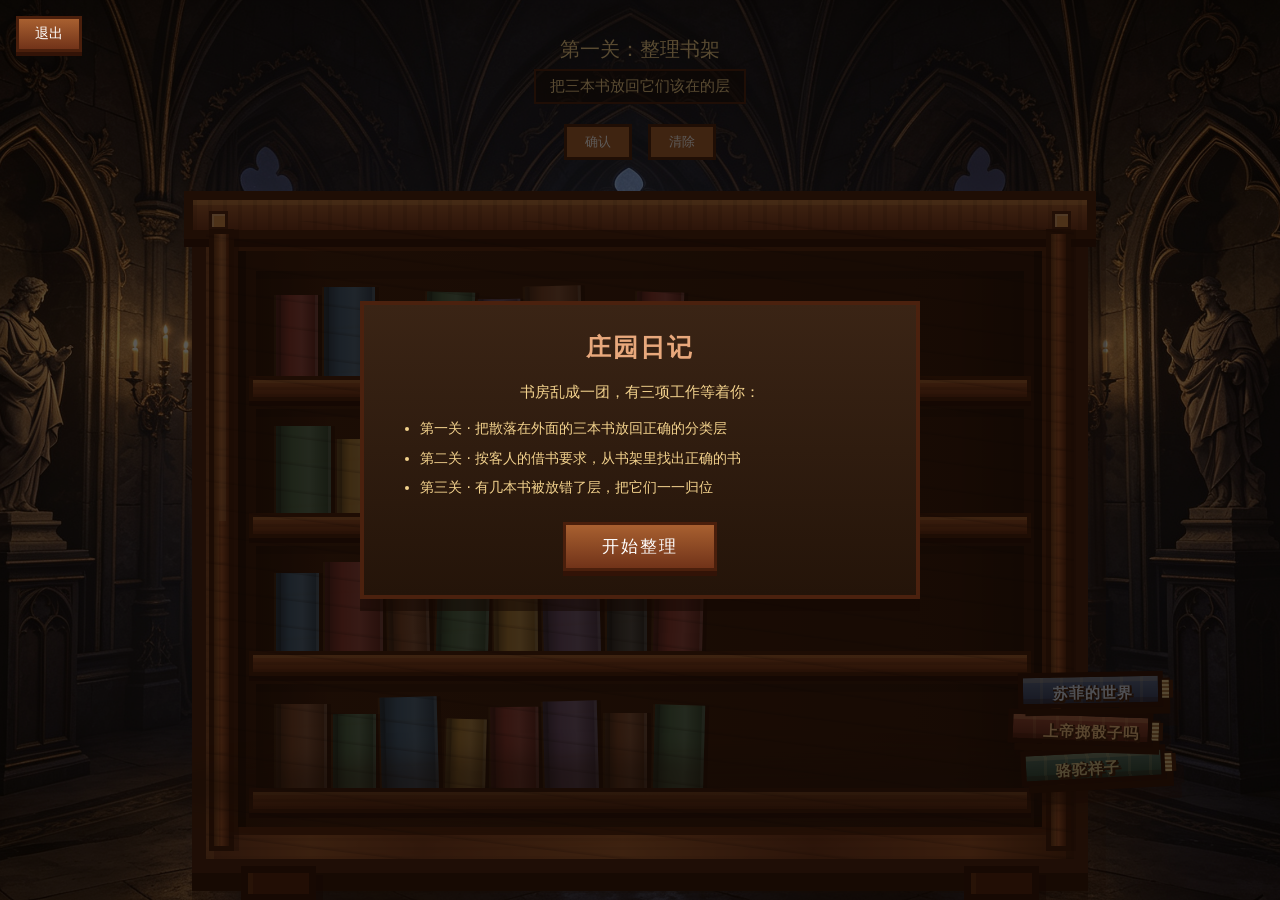
<file: bookgame.html>
<!DOCTYPE html>
<html lang="zh-CN">
<head>
    <meta charset="UTF-8">
    <meta name="viewport" content="width=device-width, initial-scale=1.0">
    <title>书架小游戏</title>
    <link rel="stylesheet" href="style/bookgame.css">
</head>
<body>

    <!-- ===== 程序员C负责：书架小游戏 ===== -->
    <div id="page-book" class="page-overlay" >
        <img class="scene" src="images/bookbackground.png" alt="书架背景" />
        <!-- 程序员C填写 -->
       <!-- 书架旁边的三本横放书 -->
        <div class="book-stack">
            <div class="lying-book book-1" id="book1">
                <span></span>
                <b>骆驼祥子</b>
            </div>
            <div class="lying-book book-2" id="book2">
                <span></span>
                <b>上帝掷骰子吗</b>
            </div>
            <div class="lying-book book-3" id="book3">
                <span></span>
                <b>苏菲的世界</b>
            </div>
        </div>
        <div class="bookshelf">
        <!-- 木质纹理 -->
        <div class="wood-grain"></div>
        <div class="top-frame"></div>
        <!-- 左右立柱 -->
         <div class="side-post left"></div>
        <div class="side-post right"></div>
        <!-- 高光 -->
        <div class="pixel-highlight"></div>
        <div class="shelf-interior">
            <!-- 第一层：小说 -->
            <div class="shelf-row">
                <div class="book red" data-title="红楼梦" style="--width:42px;--height:87%;"></div>
                <div class="book blue" data-title="三国演义" style="--width:51px;--height:96%;"></div>
                <div class="book yellow" data-title="西游记" style="--width:38px;--height:78%;"></div>
                <div class="book green" data-title="水浒传" style="--width:48px;--height:90%;"></div>
                <div class="book purple" data-title="活着" style="--width:42px;--height:83%;"></div>
                <div class="book brown" data-title="围城" style="--width:56px;--height:97%;"></div>
                <div class="book dark" data-title="百年孤独" style="--width:40px;--height:73%;"></div>
                <div class="book red" data-title="老人与海" style="--width:47px;--height:91%;"></div>
            </div>
            <!-- 第二层：科普书 -->
            <div class="shelf-row">
                <div class="book green" data-title="时间简史" style="--width:55px;--height:94%;"></div>
                <div class="book yellow" data-title="万物简史" style="--width:39px;--height:80%;"></div>
                <div class="book red" data-title="昆虫记" style="--width:46px;--height:89%;"></div>
                <div class="book brown" data-title="从一到无穷大" style="--width:60px;--height:98%;"></div>
                <div class="book blue" data-title="十万个为什么" style="--width:43px;--height:83%;"></div>
                <div class="book purple" data-title="物种起源" style="--width:49px;--height:92%;"></div>
                <div class="book green" data-title="自私的基因" style="--width:38px;--height:76%;"></div>
                <div class="book yellow" data-title="果壳中的宇宙" style="--width:53px;--height:87%;"></div>
            </div>
            <!-- 第三层：工具书 -->
            <div class="shelf-row">
                <div class="book blue" data-title="新华字典" style="--width:43px;--height:84%;"></div>
                <div class="book red" data-title="现代汉语词典" style="--width:58px;--height:96%;"></div>
                <div class="book brown" data-title="辞海" style="--width:41px;--height:77%;"></div>
                <div class="book green" data-title="牛津词典" style="--width:52px;--height:91%;"></div>
                <div class="book yellow" data-title="成语词典" style="--width:44px;--height:82%;"></div>
                <div class="book purple" data-title="中国大百科全书" style="--width:57px;--height:97%;"></div>
                <div class="book dark" data-title="世界地图册" style="--width:40px;--height:72%;"></div>
                <div class="book red" data-title="唐诗鉴赏辞典" style="--width:49px;--height:89%;"></div>
            </div>
            <!-- 第四层：哲学书 -->
            <div class="shelf-row">
                <div class="book brown" data-title="理想国" style="--width:51px;--height:91%;"></div>
                <div class="book green" data-title="沉思录" style="--width:43px;--height:80%;"></div>
                <div class="book blue" data-title="存在与时间" style="--width:57px;--height:98%;"></div>
                <div class="book yellow" data-title="纯粹理性批判" style="--width:40px;--height:75%;"></div>
                <div class="book red" data-title="中国哲学简史" style="--width:48px;--height:88%;"></div>
                <div class="book purple" data-title="查拉图斯特拉如是说" style="--width:54px;--height:94%;"></div>
                <div class="book brown" data-title="道德经" style="--width:42px;--height:81%;"></div>
                <div class="book green" data-title="庄子" style="--width:50px;--height:90%;"></div>
            </div>
        </div>
        <!-- 书架底部 -->
        <div class="foot left"></div>
        <div class="foot right"></div>
    </div>
        <button id="quit-btn" title="随时退出游戏">退出</button>
        <div id="game-hud">
            <div id="level-name">第一关：整理书架</div>
            <div id="hint-text">把三本书放回它们该在的层</div>
            <div id="level-actions">
                <button id="confirm-btn">确认</button>
                <button id="clear-btn">清除</button>
            </div>
        </div>
        <div id="level-complete" class="hidden">
            <p id="complete-text"></p>
            <button id="next-btn">进入下一关</button>
            <div id="final-actions" class="hidden">
                <button id="restart-btn">重新开始</button>
                <button id="exit-btn">退出</button>
            </div>
        </div>
        <!-- 开场介绍弹窗：进入页面先展示游戏背景与三关说明 -->
        <div id="intro-modal">
            <div class="intro-panel">
                <h2>庄园日记</h2>
                
                <p>书房乱成一团，有三项工作等着你：</p>
                <ul>
                    <li>第一关 · 把散落在外面的三本书放回正确的分类层</li>
                    <li>第二关 · 按客人的借书要求，从书架里找出正确的书</li>
                    <li>第三关 · 有几本书被放错了层，把它们一一归位</li>
                </ul>
                <button id="start-btn">开始整理</button>
            </div>
        </div>
    </div>

    <script src="scripts/bookgame.js"></script>
</body>
</html>
</file>
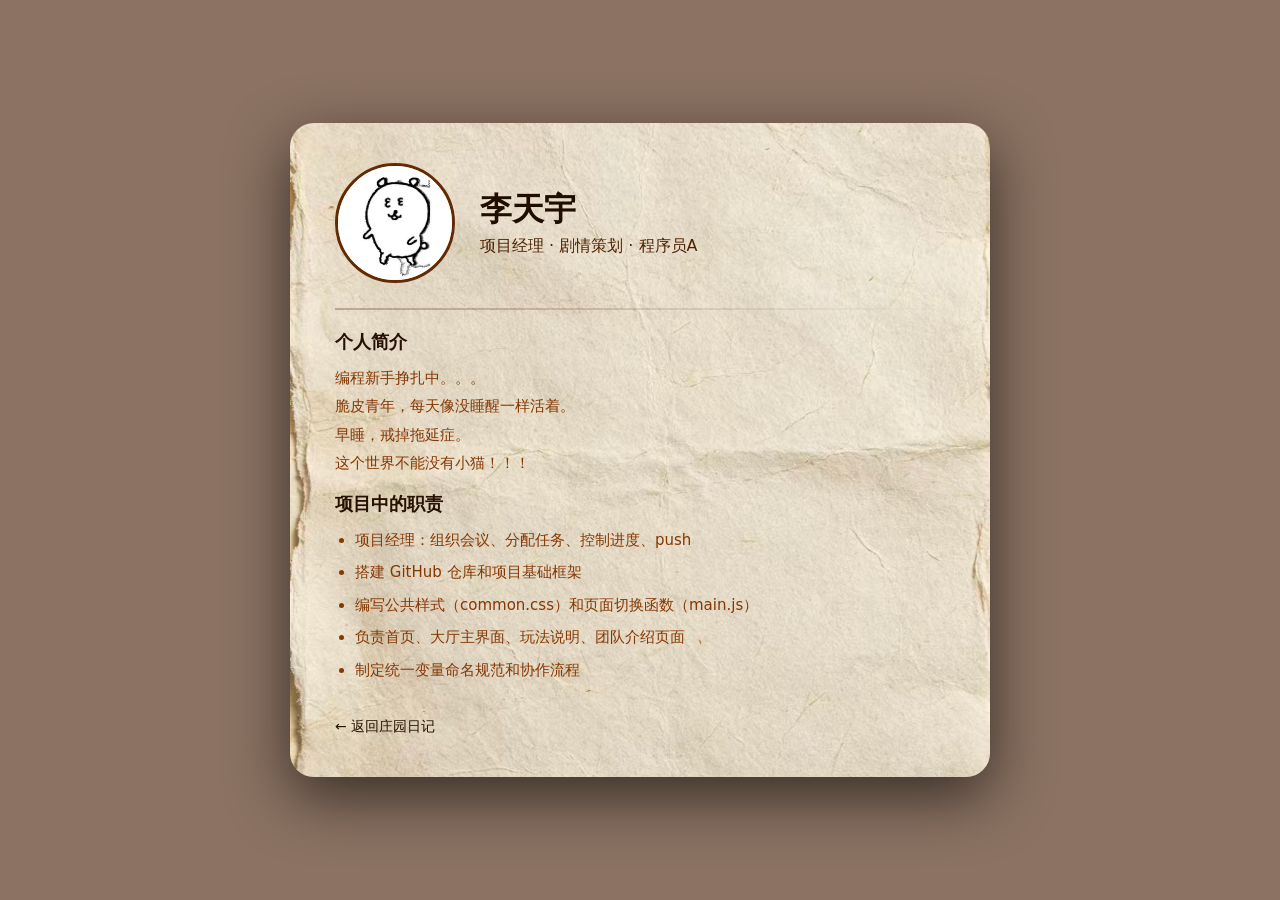
<file: lty.html>
<!DOCTYPE html>
<html lang="zh-CN">
<head>
    <meta charset="UTF-8">
    <meta name="viewport" content="width=device-width, initial-scale=1.0">
    <title>李天宇 - 个人介绍</title>
    <link rel="stylesheet" href="./style/css-about.css">
</head>
<body>
    <div class="profile-card">
        <div class="profile-header">
            <div class="profile-avatar">
                
                <img src="./images/lty.jpg" alt="李天宇">
                
            </div>
            <div class="profile-name">
                <h1>李天宇</h1>
                <div class="role">项目经理 · 剧情策划 · 程序员A</div>
            </div>
        </div>

        <hr class="profile-divider">

        <div class="profile-section">
            <h2>个人简介</h2>
            <p>
                编程新手挣扎中。。。<br>
                脆皮青年，每天像没睡醒一样活着。<br>
                早睡，戒掉拖延症。<br>
                这个世界不能没有小猫！！！<br>

            </p>
        </div>

        

        <div class="profile-section">
            <h2> 项目中的职责</h2>
            <ul>
                <li>项目经理：组织会议、分配任务、控制进度、push</li>
                <li>搭建 GitHub 仓库和项目基础框架</li>
                <li>编写公共样式（common.css）和页面切换函数（main.js）</li>
                <li>负责首页、大厅主界面、玩法说明、团队介绍页面</li>
                <li>制定统一变量命名规范和协作流程</li>
            </ul>
        </div>

        <a href="index.html" class="back-link">← 返回庄园日记</a>
    </div>
</body>
</html>
</file>
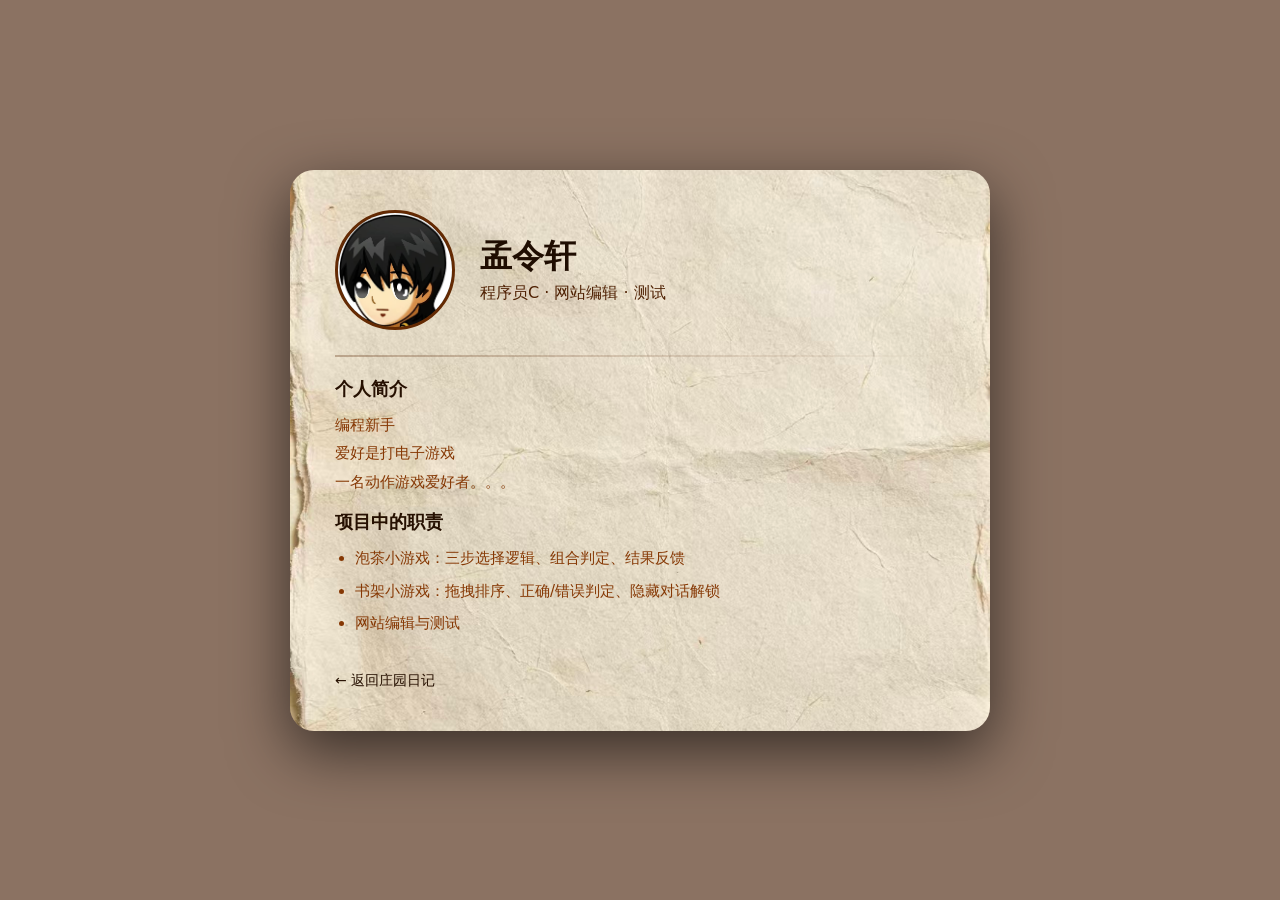
<file: mlx.html>
<!DOCTYPE html>
<html lang="zh-CN">
<head>
    <meta charset="UTF-8">
    <meta name="viewport" content="width=device-width, initial-scale=1.0">
    <title>孟令轩 - 个人介绍</title>
    <link rel="stylesheet" href="./style/css-about.css">
</head>
<body>
    <div class="profile-card">
        <div class="profile-header">
            <div class="profile-avatar">
                
                <img src="./images/mlx.jpg" alt="孟令轩">
                
            </div>
            <div class="profile-name">
                <h1>孟令轩</h1>
                <div class="role">程序员C · 网站编辑 · 测试</div>
            </div>
        </div>

        <hr class="profile-divider">

        <div class="profile-section">
            <h2>个人简介</h2>
            <p>
                编程新手<br>
                爱好是打电子游戏<br>
                一名动作游戏爱好者。。。<br>
            </p>
        </div>

        

        <div class="profile-section">
            <h2>项目中的职责</h2>
            <ul>
                <li>泡茶小游戏：三步选择逻辑、组合判定、结果反馈</li>
                <li>书架小游戏：拖拽排序、正确/错误判定、隐藏对话解锁</li>
                <li>网站编辑与测试</li>
            </ul>
        </div>

        <a href="index.html" class="back-link">← 返回庄园日记</a>
    </div>
</body>
</html>
</file>
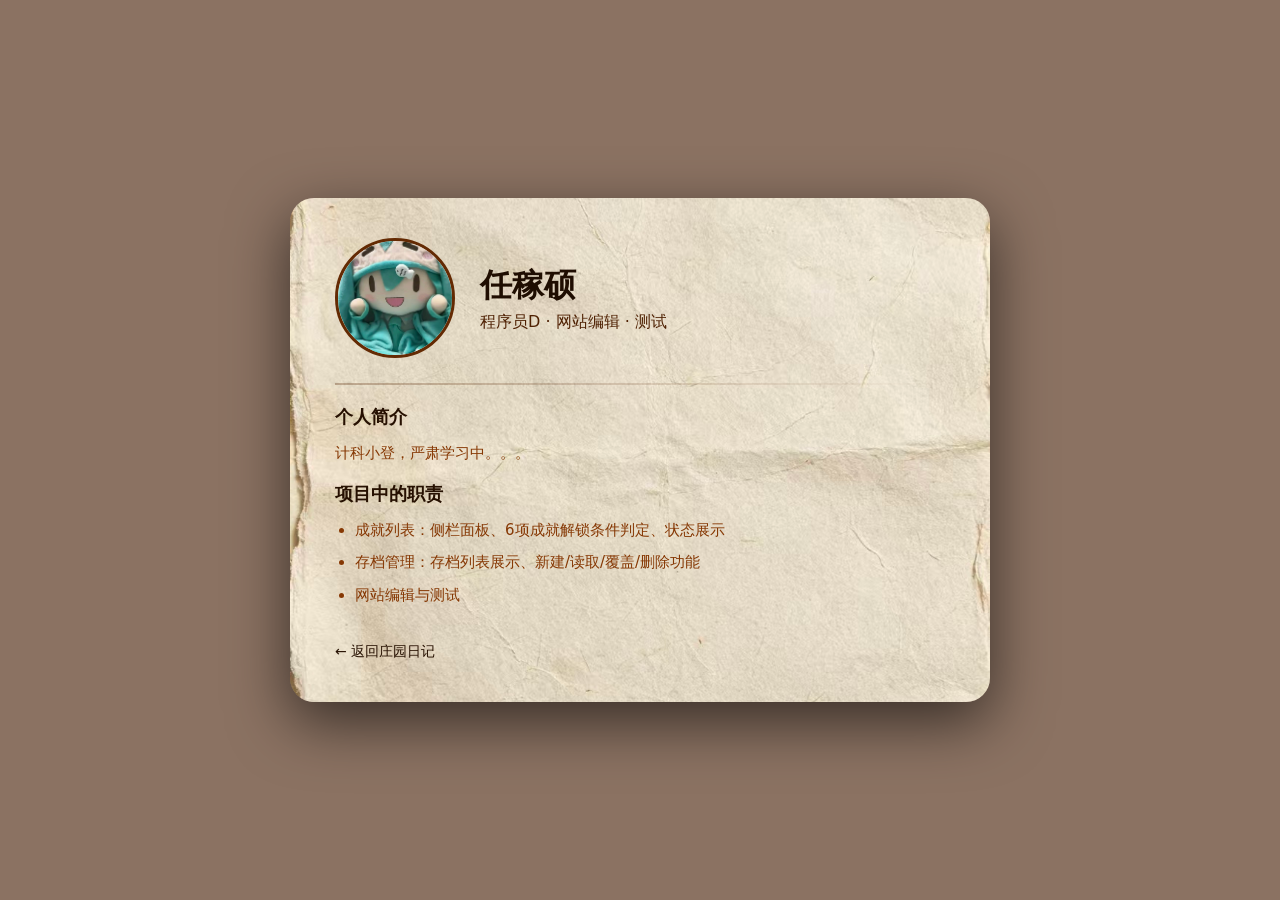
<file: rjs.html>
<!DOCTYPE html>
<html lang="zh-CN">
<head>
    <meta charset="UTF-8">
    <meta name="viewport" content="width=device-width, initial-scale=1.0">
    <title>任稼硕 - 个人介绍</title>
    <link rel="stylesheet" href="./style/css-about.css">
</head>
<body>
    <div class="profile-card">
        <div class="profile-header">
            <div class="profile-avatar">
                
                <img src="./images/rjs.jpg" alt="任稼硕">
                
            </div>
            <div class="profile-name">
                <h1>任稼硕</h1>
                <div class="role">程序员D · 网站编辑 · 测试</div>
            </div>
        </div>

        <hr class="profile-divider">

        <div class="profile-section">
            <h2> 个人简介</h2>
            <p>
                计科小登，严肃学习中。。。
            </p>
        </div>

       

        <div class="profile-section">
            <h2>项目中的职责</h2>
            <ul>
                <li>成就列表：侧栏面板、6项成就解锁条件判定、状态展示</li>
                <li>存档管理：存档列表展示、新建/读取/覆盖/删除功能</li>
                <li>网站编辑与测试</li>
            </ul>
        </div>

        <a href="index.html" class="back-link">← 返回庄园日记</a>
    </div>
</body>
</html>
</file>
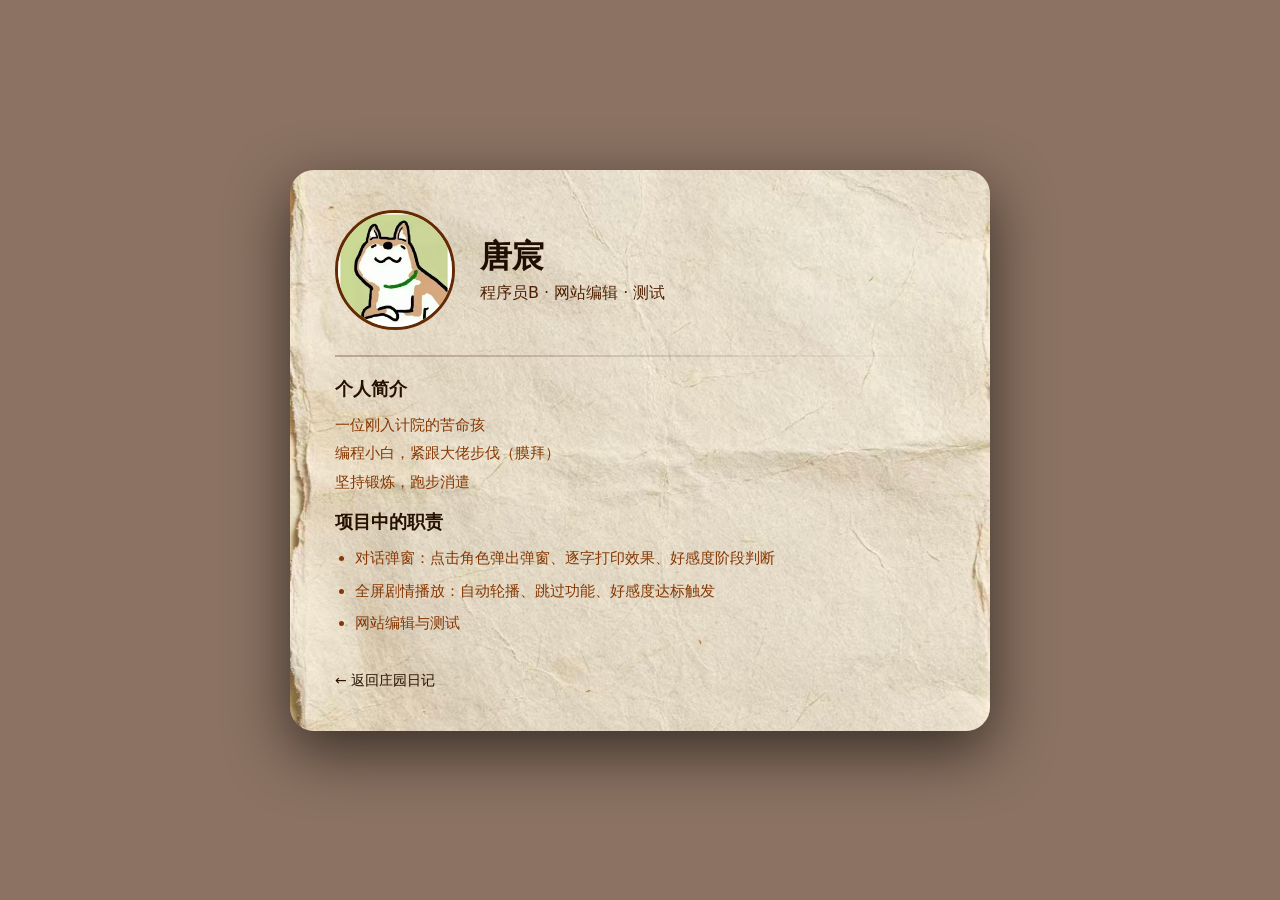
<file: tc.html>
<!DOCTYPE html>
<html lang="zh-CN">
<head>
    <meta charset="UTF-8">
    <meta name="viewport" content="width=device-width, initial-scale=1.0">
    <title>唐宸 - 个人介绍</title>
    <link rel="stylesheet" href="./style/css-about.css">
</head>
<body>
    <div class="profile-card">
        <div class="profile-header">
            <div class="profile-avatar">
                
                <img src="./images/tc.jpg" alt="唐宸">
                
            </div>
            <div class="profile-name">
                <h1>唐宸</h1>
                <div class="role">程序员B · 网站编辑 · 测试</div>
            </div>
        </div>

        <hr class="profile-divider">

        <div class="profile-section">
            <h2>个人简介</h2>
            <p>
               一位刚入计院的苦命孩<br>
               编程小白，紧跟大佬步伐（膜拜）<br>
               坚持锻炼，跑步消遣<br> 
            </p>
        </div>

       

        <div class="profile-section">
            <h2>项目中的职责</h2>
            <ul>
                <li>对话弹窗：点击角色弹出弹窗、逐字打印效果、好感度阶段判断</li>
                <li>全屏剧情播放：自动轮播、跳过功能、好感度达标触发</li>
                <li>网站编辑与测试</li>
            </ul>
        </div>

        <a href="index.html" class="back-link">← 返回庄园日记</a>
    </div>
</body>
</html>
</file>
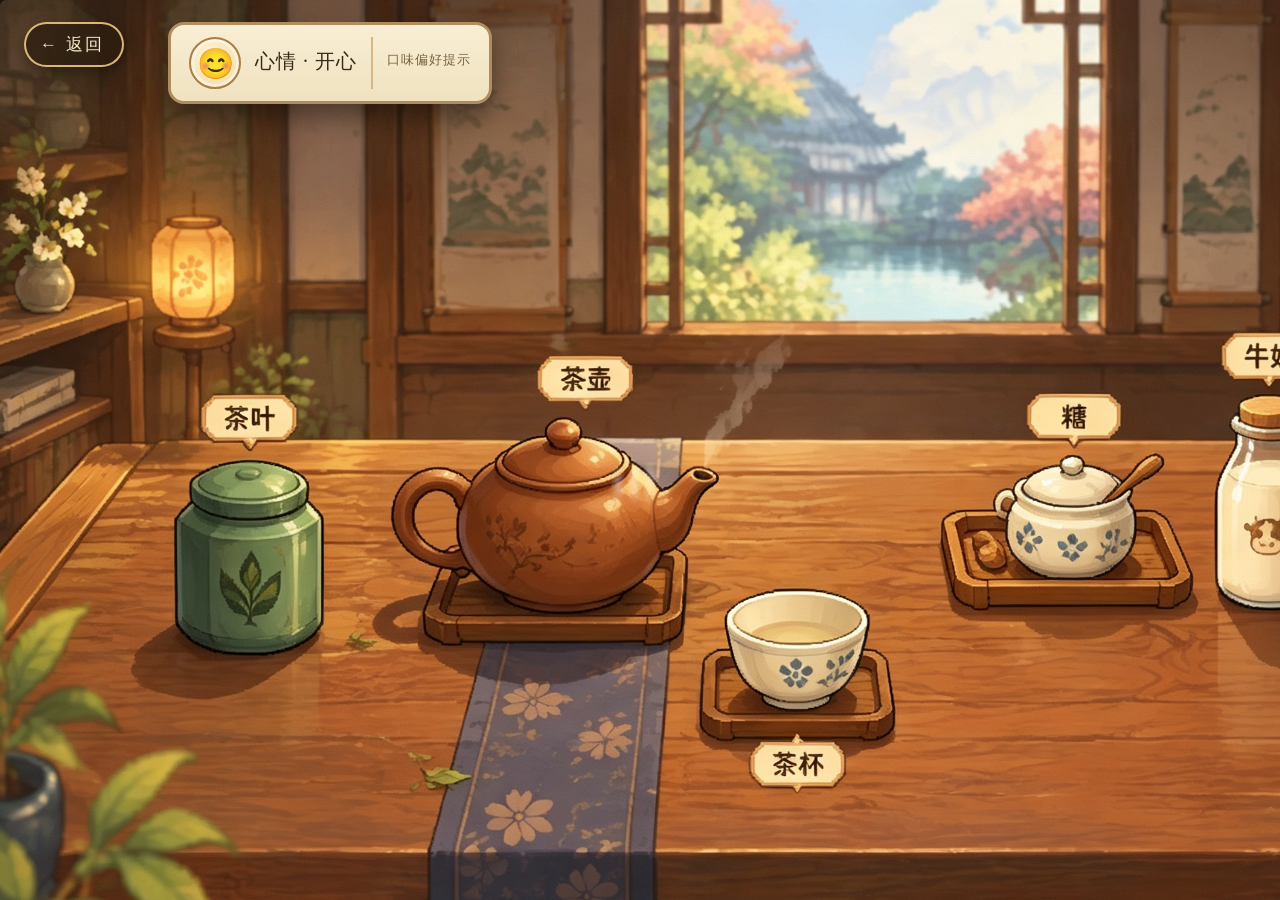
<file: teagame.html>
<!DOCTYPE html>
<html lang="zh-CN">
<head>
  <meta charset="UTF-8" />
  <meta name="viewport" content="width=device-width, initial-scale=1.0" />
  <title>奉茶小游戏</title>
  <link rel="stylesheet" href="style/teagame.css" />
</head>
<body>

  <div class="game-page" id="viewTea">
    <div class="game-stage" id="gameStage">

      <!-- 原背景图（保留不动） -->
      <img class="scene" src="images/teagame.png" alt="古风茶室茶桌" />

      <!-- 茶壶 / 茶杯蒸汽 + 茶杯发光（奉茶动画用） -->
      <div class="steam steam-teapot" id="steamTeapot"><span></span><span></span><span></span></div>
      <div class="steam steam-cup" id="steamCup"><span></span><span></span><span></span></div>
      <div class="cup-glow" id="cupGlow"></div>

      <!-- ============ 三个选料交互热点（盖在原图的物品上） ============ -->
      <div class="hotspot" id="itemTea" data-dim="tea" title="点击选择茶叶">
        <span class="hotspot-ring"></span>
        <span class="hotspot-check">✓</span>
      </div>
      <div class="hotspot" id="itemSugar" data-dim="sugar" title="点击选择糖">
        <span class="hotspot-ring"></span>
        <span class="hotspot-check">✓</span>
      </div>
      <div class="hotspot" id="itemMilk" data-dim="milk" title="点击选择牛奶">
        <span class="hotspot-ring"></span>
        <span class="hotspot-check">✓</span>
      </div>

      <!-- 引导小气泡：指向当前该点的物品 -->
      <div class="tap-hint" id="tapHint" hidden></div>

      <!-- ============ 左上角：返回按钮 ============ -->
      <button class="back-btn" id="backBtn" type="button">← 返回</button>

      <!-- ============ 上方：角色心情 + 口味偏好提示 ============ -->
      <div class="mood-card" id="moodCard" title="（演示）点击可切换心情">
        <div class="mood-face" id="moodFace">😊</div>
        <div class="mood-info">
          <div class="mood-line" id="moodLine">心情 · 开心</div>
          <div class="mood-flavor" id="moodFlavor"></div>
        </div>
        <div class="mood-divider"></div>
        <div class="need-block">
          <div class="need-label">口味偏好提示</div>
          <div class="need-chips" id="needChips"></div>
        </div>
      </div>

      <!-- ============ 右上角：尝试次数 ============ -->
      <div class="attempt-chip" id="attemptChip">🍵 尝试 <b id="attemptNum">0</b> 次</div>

      <!-- ============ 右侧：目标角色栏（点击切换，头像插图预留） ============ -->
      <div class="char-panel">
        <div class="char-title">本次奉茶给？</div>
        <div class="char-list" id="charList"></div>
      </div>

      <!-- ============ 左下角：步骤引导 + 已选摘要 ============ -->
      <div class="guide-card">
        <div class="guide-step" id="guideStep"></div>
        <div class="guide-picks" id="guidePicks"></div>
      </div>

      <!-- ============ 底部中央：奉茶按钮（初始灰色禁用，选齐后橙色启用） ============ -->
      <button class="serve-btn" id="serveBtn" type="button" disabled>奉茶</button>

      <!-- ============ 选择弹窗 ============ -->
      <div class="modal-layer" id="modalLayer">
        <div class="modal-box">
          <div class="modal-title" id="modalTitle">选择茶叶</div>
          <div class="modal-options" id="modalOptions"></div>
          <button class="modal-close" id="modalClose" type="button">取消</button>
        </div>
      </div>

      <!-- ============ 结果反馈弹窗（2 秒后自动关闭） ============ -->
      <div class="result-layer" id="resultLayer">
        <div class="result-box">
          <div class="result-emoji" id="resultEmoji">✨</div>
          <div class="result-title" id="resultTitle">完美！</div>
          <div class="result-sub" id="resultSub"></div>
          <ul class="result-rewards" id="resultRewards"></ul>
          <div class="result-auto" id="resultAuto">2 秒后自动关闭…</div>
        </div>
      </div>

      <!-- 完美时撒星星 -->
      <div class="sparkle-layer" id="sparkleLayer"></div>
    </div>
  </div>

  <script src="scripts/teagame.js"></script>
</body>
</html>
</file>
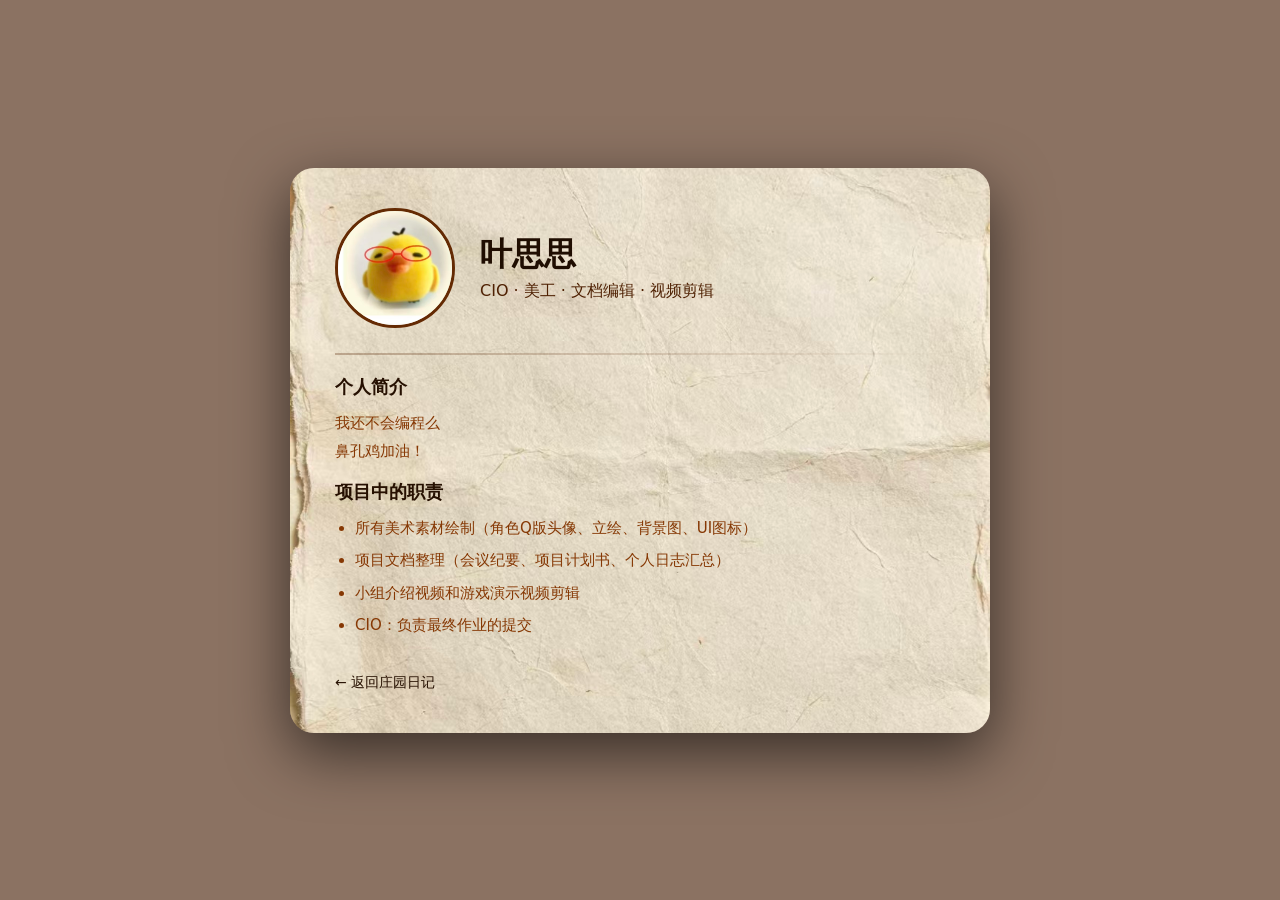
<file: yss.html>
<!DOCTYPE html>
<html lang="zh-CN">
<head>
    <meta charset="UTF-8">
    <meta name="viewport" content="width=device-width, initial-scale=1.0">
    <title>叶思思 - 个人介绍</title>
    <link rel="stylesheet" href="./style/css-about.css">
</head>
<body>
    <div class="profile-card">
        <div class="profile-header">
            <div class="profile-avatar">
               
                <img src="./images/yss.jpg" alt="叶思思">
                
            </div>
            <div class="profile-name">
                <h1>叶思思</h1>
                <div class="role">CIO · 美工 · 文档编辑 · 视频剪辑</div>
            </div>
        </div>

        <hr class="profile-divider">

        <div class="profile-section">
            <h2>个人简介</h2>
            <p>
               我还不会编程么<br>
               鼻孔鸡加油！ 
            </p>
        </div>

       
        <div class="profile-section">
            <h2>项目中的职责</h2>
            <ul>
                <li>所有美术素材绘制（角色Q版头像、立绘、背景图、UI图标）</li>
                <li>项目文档整理（会议纪要、项目计划书、个人日志汇总）</li>
                <li>小组介绍视频和游戏演示视频剪辑</li>
                <li>CIO：负责最终作业的提交</li>
            </ul>
        </div>

        <a href="index.html" class="back-link">← 返回庄园日记</a>
    </div>
</body>
</html>
</file>
<file: style/bookgame.css>
:root {
    --color-primary: #2D1F14;
    --color-secondary: #F5EDE3;
    --color-accent: #E8A87C;
    --color-pink: #F5CDCD;
    --font-title: Georgia, serif;
    --font-body: system-ui, sans-serif;
}

/* ===== 页面容器 ===== */
* { margin: 0; padding: 0; box-sizing: border-box; }
body { font-family: var(--font-body); background: var(--color-primary); color: var(--color-secondary); width: 100vw; height: 100vh; .page { display: none; width: 100%; height: 100%; position: absolute; top: 0; left: 0; }}
.page-overlay { display: none; position: fixed; top: 0; left: 0; width: 100%; height: 100%; background: rgba(0,0,0,0.6); z-index: 100; justify-content: center; align-items: center; }


#page-book{
    overflow: hidden;
    display: flex;
    align-items: center;
    justify-content: center;
     background:
        radial-gradient(circle at 50% 40%, #b2b2ad 0%, #444141 45%, #040404 100%);
}
 .scene {
  position: absolute;
  inset: 0;
  width: 100%;
  height: 100%;
  display: block;
  z-index: 0;
  object-fit: cover;          /* 铺满与参考图一致的舞台，不变形 */

}
.bookshelf{
    position: relative;
    width: 70%;
    height: 74%;
    top:10%;
    min-width: 650px;
    min-height: 500px;
    z-index: 2;
    border: 14px solid #4b210e;
    box-shadow:
        0 18px 0 #321407,
        0 28px 0 rgba(37, 15, 5, 0.35),
        18px 20px 0 rgba(55, 24, 8, 0.25),
        inset 8px 0 0 rgba(255, 191, 101, 0.14),
        inset -8px 0 0 rgba(35, 12, 3, 0.35);
     background:repeating-linear-gradient(
            0deg,
            rgba(65, 29, 12, 0.08) 0px,
            rgba(65, 29, 12, 0.08) 3px,
            transparent 3px,
            transparent 9px
        ), linear-gradient(
            90deg,
            #6e351b 0%,
            #9b5529 12%,
            #7d3e1e 25%,
            #a45b2c 48%,
            #71351a 70%,
            #9a5025 88%,
            #57270f 100%
        );
    image-rendering: pixelated;
}
/*木头纹理*/
.wood-grain {
    position: absolute;
    inset: 0;

    pointer-events: none;

    background:
        repeating-linear-gradient(
            7deg,
            transparent 0px,
            transparent 23px,
            rgba(49, 20, 7, 0.18) 24px,
            transparent 27px
        ),
        repeating-linear-gradient(
            -3deg,
            transparent 0px,
            transparent 39px,
            rgba(255, 185, 91, 0.09) 40px,
            transparent 44px
        );

    mix-blend-mode: multiply;

    z-index: 20;
}
/* 地面阴影 */
#page-book::after {
    content: "";
    position: absolute;
    width: 76%;
    height: 7%;
    bottom: 9%;
    background: rgba(40, 20, 10, 0.38);
    border-radius: 50%;
    filter: blur(12px);
    z-index: 2;
}
/* 顶部装饰横梁*/
.top-frame {
    position: absolute;
    left: -22px;
    right: -22px;
    top: -30px;
    height: 48px;

    background:repeating-linear-gradient(
            90deg,
            rgba(55, 22, 7, 0.16) 0 4px,
            transparent 4px 15px
        ),linear-gradient(
            #a86030,
            #713319
        );
    border: 9px solid #4a1f0c;
    box-shadow: 0 8px 0 #321307,inset 0 5px 0 rgba(255, 198, 105, 0.2);
    z-index: 5;
}
.top-frame::before,
.top-frame::after {
    content: "";

    position: absolute;

    top: 11px;

    width: 13px;
    height: 13px;

    background: #d28a48;

    border: 3px solid #51230e;

    box-shadow:
        inset 2px 2px 0 rgba(255,255,255,0.2);
}

.top-frame::before {
    left: 16px;
}

.top-frame::after {
    right: 16px;
}
/* 书架内部 */
.shelf-interior {
    position: absolute;
    left: 24px;
    right: 24px;
    top: 22px;
    bottom: 24px;
    background:linear-gradient(
            90deg,
            rgba(45, 18, 5, 0.5),
            rgba(70, 27, 8, 0.15) 10%,
            rgba(0,0,0,0.05) 50%,
            rgba(30, 10, 3, 0.38)
        ), #3d1c0b;
    border: 8px solid #56250e;
    box-shadow:
        inset 8px 0 0 rgba(20, 8, 2, 0.5),
        inset -8px 0 0 rgba(20, 8, 2, 0.5);
    padding: 20px 18px;
    display: flex;
    flex-direction: column;
    gap: 14px;
    z-index: 2;
}
/* 书架行 */
.shelf-row {
    position: relative;
    flex: 1;
    min-height: 0;
    display: flex;
    align-items: flex-end;
    padding: 12px 20px 4px;
    background: linear-gradient(
            90deg,
            rgba(0,0,0,0.25),
            transparent 10%,
            transparent 90%,
            rgba(0,0,0,0.25)
        );
     border-bottom: 13px solid #5b280f;
    box-shadow:0 8px 0 #351507,
        inset 0 8px 0 rgba(0,0,0,0.14);
}
/* 书架行底部木板 */
.shelf-row::after {
    content: "";
    position: absolute;
    left: -7px;
    right: -7px;
    bottom: -19px;
    height: 17px;
    background:repeating-linear-gradient(
            0deg,
            rgba(55,20,5,0.15) 0 3px,
            transparent 3px 7px
        ),linear-gradient(
            #9b5025,
            #682c12
        );
    border: 4px solid #481d0a;
    box-shadow: 0 5px 0 #2c1005,
        inset 0 3px 0 rgba(255,191,101,0.2);
    z-index: 8;
}
.book {
    position: relative;
    width: var(--width);
    height: var(--height);
    margin-right: 6px;
    flex-shrink: 0;
    background:linear-gradient(
            90deg,
            rgba(0,0,0,0.3),
            transparent 25%,
            rgba(255,255,255,0.08) 60%,
            rgba(0,0,0,0.25)
        ),var(--book-color);
    border-left: 5px solid rgba(0,0,0,0.28);
    border-right: 3px solid rgba(255,255,255,0.12);
    box-shadow:
        4px 0 0 rgba(35, 12, 3, 0.45),
        -2px 0 0 rgba(255, 199, 108, 0.08);
    transform-origin: bottom center;
    image-rendering: pixelated;
}
/* 书脊书名：平时隐藏，鼠标悬停时纵向显示在书脊上 */
.book::after {
    content: attr(data-title);     /* 取 HTML 里 data-title 的书名 */
    position: absolute;
    top: 50%;
    left: 50%;
    transform: translate(-50%, -50%);  /* 让书名垂直、水平都居中 */
    writing-mode: vertical-rl;     /* 关键：文字从上到下竖排 */
    color: #fdf3da;
    font-size: 12px;
    letter-spacing: 1px;
    white-space: nowrap;
    text-shadow:
        1px 0 0 #241208, -1px 0 0 #241208,
        0 1px 0 #241208, 0 -1px 0 #241208,
        1px 1px 2px rgba(0, 0, 0, 0.8);  /* 深色描边，保证在深色书脊上也看得清 */
    opacity: 0;                    /* 平时隐藏 */
    transition: opacity 0.15s ease;
    pointer-events: none;
}

.book:hover::after {
    opacity: 1;                    /* 鼠标放上这本书时才显示 */
}

/* 不同倾斜角度 */
.book:nth-child(3n) {
    transform: rotate(-1.5deg);
}

.book:nth-child(4n) {
    transform: rotate(1.5deg);
}

.book:nth-child(5n) {
    transform: rotate(-0.5deg);
}
/* 书籍颜色*/
.red {
    --book-color: #86352c;
}
.green {
    --book-color: #486347;
}
.blue {
    --book-color: #3d5872;
}
.yellow {
    --book-color: #a47734;
}
.purple {
    --book-color: #654b67;
}
.brown {
    --book-color: #754125;
}
.dark {
    --book-color: #3f3b36;
}
/* 书架侧边立柱*/
.side-post {
    position: absolute;
    top: 8px;
    bottom: 8px;
    width: 25px;        
    background:
        repeating-linear-gradient(
            0deg,
            transparent 0 15px,
            rgba(52,19,5,0.18) 16px,
            transparent 19px
        ),linear-gradient(
            90deg,
            #56240d,
            #9b4f25,
            #5a250e
        );
    border: 5px solid #421a08;
    box-shadow:
        inset 5px 0 0 rgba(255,193,99,0.12),
        5px 0 0 rgba(40,14,4,0.3);
    z-index: 15;
}
.side-post.left {
    left: 3px;
}
.side-post.right {
    right: 3px;
}
/* 底部柜脚 */
.foot {
    position: absolute;
    bottom: -42px;
    width: 75px;
    height: 35px;
    background: #51210b;
    border: 7px solid #321205;
    box-shadow:
        7px 9px 0 rgba(37, 13, 4, 0.5),
        inset 5px 0 0 rgba(255,180,90,0.1);
    z-index: 4;
}
.foot.left {
    left: 35px;
}
.foot.right {
    right: 35px;
}
.pixel-highlight {
    position: absolute;

    left: 13px;
    top: 13px;

    width: 7px;
    height: 45%;

    background: rgba(255, 215, 145, 0.15);

    z-index: 25;
}
/* 书架旁边的横放书堆*/
.book-stack {
    position: absolute;
    left: calc(50% + 29vw);
    top: 72%;
    width: 155px;
    height: 135px;
    z-index: 10;
    filter: drop-shadow(8px 12px 0 rgba(45, 18, 6, 0.3));
}
/* 每一本横放的书 */
.lying-book {
    position: absolute;
    width: 145px;
    height: 32px;
    left: 0;
    border: 5px solid #321306;
     /*书的立体侧面*/
    box-shadow:
        7px 7px 0 #351407,
        inset 0 5px 0 rgba(255, 215, 150, 0.18),
        inset 0 -5px 0 rgba(40, 12, 3, 0.25);
    image-rendering: pixelated;
}
/*书名 */
.lying-book b {
    position: absolute;
    left: 30px;
    top: 7px;
    font-family: monospace;
    font-size: 15px;
    font-weight: bold;
    white-space: nowrap;
    color: #f3d28d;
    text-shadow:
        2px 0 #43200c,
        0 2px #43200c,
        2px 2px #43200c;
    letter-spacing: 1px;
    z-index: 5;
}
.book-1 b {  color: #d9c58b;}
.book-2 b {color: #f0c184;}
.book-3 b {color: #d4dff0;}
.lying-book span {
    position: absolute;

    right: -15px;
    top: 4px;

    width: 11px;
    height: 18px;

    background:
        repeating-linear-gradient(
            0deg,
            #e7c98c 0px,
            #e7c98c 2px,
            #a77a43 2px,
            #a77a43 4px
        );

    border-right: 4px solid #4a200b;
}
.book-1 {
    bottom: 0;
    left: 10px;
    height: 35px;
    background:repeating-linear-gradient(
            90deg,
            transparent 0 18px,
            rgba(255, 213, 137, 0.12) 18px 21px
        ),linear-gradient(
            #526f63,
            #294638
        );
    transform: rotate(-3deg);
}
.book-2 {
    bottom: 38px;
    left: -3px;
    height: 34px;
    background:repeating-linear-gradient(
            90deg,
            transparent 0 20px,
            rgba(255, 220, 140, 0.1) 20px 23px
        ),linear-gradient(
            #9a4b35,
            #642719
        );
    transform: rotate(2deg);
}
.book-3 {
    bottom: 75px;
    left: 7px;
    height: 36px;
    background:repeating-linear-gradient(
            90deg,
            transparent 0 17px,
            rgba(255, 220, 140, 0.1) 17px 20px
        ),linear-gradient(
            #596c91,
            #303d61
        );
    transform: rotate(-1deg);
}
@media (max-width: 800px) {

    .bookshelf {
        width: 90vw;
        height: 72vh;

        min-width: 0;
        min-height: 0;

        border-width: 9px;
    }

    .shelf-interior {
        left: 13px;
        right: 13px;
        top: 15px;
        bottom: 15px;

        padding: 12px 8px;
    }

    .shelf-row {
        padding-left: 10px;
        padding-right: 10px;
    }

    .book {
        margin-right: 3px;
    }

    .top-frame {
        left: -15px;
        right: -15px;
    }
}
/* 小屏幕适配 */

@media (max-width: 900px) {

    .book-stack {
        left: 72%;
        top: 78%;

        transform: scale(0.75);
        transform-origin: left top;
    }
}
.lying-book {
    cursor: grab;

    user-select: none;

    touch-action: none;

    transition:
        box-shadow 0.15s,
        filter 0.15s;
}
.lying-book.dragging {
    cursor: grabbing;

    z-index: 1000;

    /*
       拖动时取消原来的旋转，
       避免 transform 导致鼠标位置偏移
    */
    transform: none !important;

    filter:
        brightness(1.15)
        drop-shadow(10px 14px 0 rgba(30, 10, 3, 0.35));

    box-shadow:
        8px 8px 0 #351407,
        0 0 0 3px rgba(255, 215, 140, 0.2),
        inset 0 5px 0 rgba(255, 215, 150, 0.18);
}
/* 错误弹回*/

.lying-book.returning {
    animation: bookReturn 0.45s ease;
}

@keyframes bookReturn {

    0% {
        transform: translate(
            var(--error-x),
            var(--error-y)
        ) rotate(0deg);
    }

    40% {
        transform: translate(
            calc(var(--error-x) * -0.12),
            calc(var(--error-y) * -0.12)
        ) rotate(3deg);
    }

    70% {
        transform: translate(
            calc(var(--error-x) * 0.05),
            calc(var(--error-y) * 0.05)
        ) rotate(-2deg);
    }

    100% {
        transform: translate(0, 0) rotate(0);
    }
}


/* 正确归位动画*/

.lying-book.correct {
    animation: bookCorrect 0.35s ease-out;
}

@keyframes bookCorrect{

    0% {
        transform: scale(1.08);
    }

    60% {
        transform: scale(0.96);
    }

    100% {
        transform: scale(1);

    }}
/*关卡提示*/
.hidden { display: none !important; }  /* !important：防止被 #level-complete 的 display:flex 盖掉 */
#game-hud { position: absolute; top: 4%; left: 50%; transform: translateX(-50%);
    text-align: center; z-index: 50; color: #f3d28d; }
#game-hud #level-name { font-size: 20px; margin-bottom: 6px; }
#game-hud #hint-text { font-size: 15px; background: rgba(20,10,4,.55);
    padding: 6px 14px; border: 2px solid #4b210e; }
#level-complete { position: absolute; inset: 0; background: rgba(0,0,0,.55);
    display: flex; flex-direction: column; align-items: center; justify-content: center;
    z-index: 200; color: #f3d28d; }
#level-complete button { margin-top: 18px; padding: 8px 26px; font-size: 16px;
    background: #a86030; color: #fff; border: 3px solid #4a1f0c; cursor: pointer; }
/*第二关*/
.book.selected { outline: 3px solid #ffd97a; filter: brightness(1.3); }
#confirm-btn, #clear-btn { margin-top: 10px; padding: 6px 18px; cursor: pointer;
    background: #a86030; color: #fff; border: 3px solid #4a1f0c; }
/*第三关*/
.book.picked { outline: 3px dashed #fff; filter: brightness(1.4); }
/*第二关按钮组*/
#level-actions { margin-top: 10px; }
#level-actions button + button { margin-left: 10px; }
/*通用提示 toast*/
#toast {
    position: fixed;
    top: 13%;
    left: 50%;
    transform: translateX(-50%);
    z-index: 500;
    padding: 8px 18px;
    background: #241409;
    color: #ffd97a;
    border: 2px solid #4b210e;
    font-size: 15px;
    white-space: nowrap;
    pointer-events: none;
    opacity: 0;
    transition: opacity 0.2s ease;
}
#toast.show { opacity: 1; }
/*通关弹层按钮组：普通通关显示“下一关”，全通显示“重新开始/退出”*/
#final-actions { margin-top: 18px; }
#final-actions button + button { margin-left: 14px; }
/*左上角常驻退出按钮*/
#quit-btn {
    position: absolute;
    top: 16px;
    left: 16px;
    z-index: 600;
    padding: 6px 16px;
    font-size: 14px;
    color: #fff;
    background: linear-gradient(#a86030, #713319);
    border: 3px solid #4a1f0c;
    box-shadow: 0 4px 0 #321307;
    cursor: pointer;
}
#quit-btn:hover { filter: brightness(1.15); }
#quit-btn:active { transform: translateY(2px); box-shadow: 0 2px 0 #321307; }
/*开场介绍弹窗*/
#intro-modal {
    position: absolute;
    inset: 0;
    z-index: 400;
    background: rgba(10, 5, 2, 0.66);
    display: flex;
    align-items: center;
    justify-content: center;
}
.intro-panel {
    width: min(560px, 88vw);
    background: linear-gradient(#3a2415, #241409);
    border: 4px solid #4b210e;
    box-shadow: 0 12px 0 rgba(20, 8, 2, 0.55);
    padding: 26px 32px 24px;
    color: #f3d28d;
    text-align: center;
}
.intro-panel h2 {
    font-size: 25px;
    color: #e8a87c;
    letter-spacing: 2px;
    margin-bottom: 14px;
}
.intro-panel p {
    font-size: 15px;
    line-height: 1.9;
    margin-bottom: 8px;
}
.intro-panel ul {
    text-align: left;
    font-size: 14px;
    line-height: 2.1;
    margin: 6px 0 20px 24px;
}
#start-btn {
    padding: 10px 36px;
    font-size: 17px;
    letter-spacing: 2px;
    color: #fff;
    background: linear-gradient(#a86030, #713319);
    border: 3px solid #4a1f0c;
    box-shadow: 0 5px 0 #321307;
    cursor: pointer;
}
#start-btn:hover { filter: brightness(1.15); }
#start-btn:active { transform: translateY(2px); box-shadow: 0 3px 0 #321307; }
</file>
<file: style/css-about.css>
* { margin: 0; padding: 0; box-sizing: border-box; }
        body {
            font-family: system-ui, sans-serif;
            background:#8B7262;
            min-height: 100vh;
            display: flex;
            justify-content: center;
            align-items: center;
            padding: 40px 20px;
        }
        .profile-card {
            max-width: 700px;
            width: 100%;
            /* background: rgba(45, 31, 20, 0.9); */
            border-radius: 24px;
            padding: 40px 45px;
            /* border: 1px solid rgba(232, 168, 124, 0.25); */
            box-shadow: 0 20px 60px rgba(0,0,0,0.6);
            background-image: url(../images/background-self-introduction.jpg);
           background-position: center;
           background-size: cover;
        }
        .profile-header {
            display: flex;
            align-items: center;
            gap: 25px;
            margin-bottom: 25px;
        }
        .profile-avatar {
            width: 120px;
            height: 120px;
            border-radius: 50%;
            background: #2d1f14;
            border: 3px solid #642a03;
            display: flex;
            align-items: center;
            justify-content: center;
            font-size: 48px;
            flex-shrink: 0;
            overflow: hidden;
        }
        .profile-avatar img {
            width: 100%;
            height: 100%;
            object-fit: cover;
        }
        .profile-name h1 {
            font-family: Georgia, serif;
            font-size: 32px;
            color: #1f0d01;
        }
        .profile-name .role {
            color: #4f2103;
            font-size: 16px;
            margin-top: 4px;
        }
        .profile-divider {
            border: none;
            height: 2px;
            background: linear-gradient(to right, rgba(86, 35, 1, 0.3), transparent);
            margin: 20px 0;
        }
        .profile-section h2 {
            color: #261001;
            font-size: 18px;
            margin-bottom: 10px;
            font-family: Georgia, serif;
        }
        .profile-section p {
            color: #863804;
            font-size: 15px;
            line-height: 1.9;
            margin-bottom: 14px;
        }
        .profile-section ul {
            color: #863804;
            font-size: 15px;
            line-height: 1.9;
            padding-left: 20px;
            margin-bottom: 14px;
        }
        .profile-section li {
            margin-bottom: 4px;
        }
        .back-link {
            display: inline-block;
            margin-top: 20px;
            color: #261001;
            text-decoration: none;
            font-size: 14px;
            border-bottom: 1px solid transparent;
            transition: border-color 0.1s;
        }
        .back-link:hover {
            border-bottom-color: #9f4103;
        }
        @media (max-width: 500px) {
            .profile-header { flex-direction: column; text-align: center; }
            .profile-card { padding: 30px 20px; }
        }
</file>
<file: style/teagame.css>
:root {
  /* 木质 / 纸张主题 */
  --wood-dark: #5c351d;
  --wood: #8b5a2b;
  --wood-light: #b9824b;
  --paper: #f5e6c8;
  --paper-light: #fdf6e4;

  /* 功能色 */
  --ink: #3a2a1a;                /* 深墨文字 */
  --ink-soft: #7a633f;           /* 次级文字 */
  --gold: #d9a441;               /* 锁定金 */
  --ring: rgba(255, 202, 108, .9);  /* 热点光圈 */
  --orange: #f0851f;             /* 奉茶可用橙 */
  --orange-deep: #c9620a;
  --green-ok: #6fbf73;

  /* 舞台设计尺寸（与参考图一致，JS 用它做缩放） */
  --stage-w: 1536px;
  --stage-h: 1024px;
}

/* ---------- 2. 基础 ---------- */
* { margin: 0; padding: 0; box-sizing: border-box; }
html, body { height: 100%; }
body {
  background: #1d1410;
  font-family: "PingFang SC", "Microsoft YaHei", "Noto Sans SC", sans-serif;
  overflow: hidden;
  color: var(--ink);
  -webkit-user-select: none;
  user-select: none;
}

button { font-family: inherit; }

/* ============================================================
   A. 泡茶页全屏容器
   ============================================================ */
.game-page { position: fixed; inset: 0; overflow: hidden; z-index: 1; }
.game-page[hidden] { display: none; }

/* ============================================================
   B. 泡茶舞台（原背景图）
   ============================================================ */
.game-stage {
  position: absolute; left: 0; top: 0;
  width: var(--stage-w); height: var(--stage-h);
  transform-origin: top left;
  border-radius: 6px;
  box-shadow: 0 30px 80px rgba(0,0,0,.6);
  overflow: hidden;
}
.scene { position: absolute; inset: 0; width: 100%; height: 100%; z-index: 0; display: block; object-fit: cover; }

/* ---------- 蒸汽（坐标沿用，盖在原图茶壶/茶杯上） ---------- */
.steam { position: absolute; z-index: 9; pointer-events: none; }
.steam span {
  position: absolute; bottom: 0; width: 16px; height: 44px;
  background: radial-gradient(closest-side, rgba(255,255,255,.9), rgba(255,255,255,0));
  border-radius: 50%; opacity: 0;
  animation: steamRise 2.4s ease-in-out infinite;
}
.steam-teapot { left: 610px; top: 446px; width: 48px; height: 60px; }
.steam-teapot span:nth-child(1) { left: 0; animation-delay: 0s; }
.steam-teapot span:nth-child(2) { left: 16px; animation-delay: .8s; }
.steam-teapot span:nth-child(3) { left: 32px; animation-delay: 1.6s; }
.steam-cup { left: 714px; top: 578px; width: 42px; height: 52px; opacity: 0; }
.steam-cup span:nth-child(1) { left: 0; animation-delay: 0s; }
.steam-cup span:nth-child(2) { left: 14px; animation-delay: .7s; }
.steam-cup span:nth-child(3) { left: 28px; animation-delay: 1.4s; }
@keyframes steamRise {
  0%   { transform: translateY(0) scale(.7); opacity: 0; }
  20%  { opacity: .85; }
  100% { transform: translateY(-46px) scale(1.25); opacity: 0; }
}
.steam-teapot span { opacity: .4; }
.game-stage.serving .steam-cup { opacity: 1; }
.game-stage.serving .steam-cup span { animation: steamRise 1.6s ease-in-out infinite; }

/* ---------- 茶杯发光 ---------- */
.cup-glow {
  position: absolute; left: 700px; top: 596px; width: 116px; height: 134px;
  border-radius: 50%;
  background: radial-gradient(circle, rgba(255,210,120,.35) 0%, rgba(255,210,120,0) 70%);
  z-index: 7; opacity: 0; transition: opacity .4s ease; pointer-events: none;
}
.cup-glow.on { opacity: 1; animation: cupGlow 1.1s ease-in-out infinite alternate; }
@keyframes cupGlow { from { filter: brightness(.8); } to { filter: brightness(1.35); } }

/* ---------- 选料交互热点（坐标沿用原校准） ---------- */
.hotspot { position: absolute; z-index: 8; cursor: default; }
#itemTea   { left: 180px;  top: 452px; width: 138px; height: 192px; }
#itemSugar { left: 980px;  top: 452px; width: 172px; height: 150px; }
#itemMilk  { left: 1216px; top: 395px; width: 108px; height: 220px; }

.hotspot-ring {
  position: absolute; inset: 0;
  border: 3px solid transparent; border-radius: 18px;
  transition: border-color .18s ease, box-shadow .18s ease, background .18s ease;
}
/* 轮到该物品：可点击 + 呼吸光圈 */
.hotspot.clickable { cursor: pointer; }
.hotspot.next .hotspot-ring {
  border-color: var(--ring);
  animation: nextPulse 1.4s ease-in-out infinite;
}
@keyframes nextPulse {
  0%, 100% { box-shadow: 0 0 0 0 rgba(255,190,90,.5), inset 0 0 20px rgba(255,190,90,.25); background: rgba(255,200,110,.10); }
  50%      { box-shadow: 0 0 0 16px rgba(255,190,90,0), inset 0 0 28px rgba(255,190,90,.4); background: rgba(255,200,110,.18); }
}
.hotspot.clickable:hover .hotspot-ring {
  border-color: var(--ring);
  box-shadow: 0 0 0 4px rgba(255,202,108,.22), inset 0 0 26px rgba(255,190,90,.3);
  background: rgba(255,200,110,.10);
}
.hotspot.clickable:active .hotspot-ring { box-shadow: 0 0 0 4px rgba(255,202,108,.4), inset 0 0 30px rgba(255,190,90,.45); }
/* 已锁定：金色光圈 + 右上角对勾 */
.hotspot.locked { cursor: default; }
.hotspot.locked .hotspot-ring {
  border-color: var(--gold);
  box-shadow: 0 0 16px rgba(255,205,110,.85), inset 0 0 24px rgba(255,190,90,.3);
  background: rgba(255,200,110,.14);
}
.hotspot-check {
  position: absolute; top: -14px; right: -14px;
  width: 30px; height: 30px;
  background: var(--green-ok); color: #fff;
  border: 2px solid #fff; border-radius: 50%;
  font-size: 17px; font-weight: bold;
  display: none; align-items: center; justify-content: center;
  box-shadow: 0 4px 10px rgba(0,0,0,.4);
}
.hotspot.locked .hotspot-check { display: flex; }

/* 引导小气泡（指向当前物品） */
.tap-hint {
  position: absolute; z-index: 11;
  background: rgba(61, 40, 22, .92);
  color: #ffe9c0;
  border: 2px solid rgba(255, 214, 140, .8);
  border-radius: 22px;
  padding: 6px 14px;
  font-size: 16px;
  font-family: "Kaiti SC", "KaiTi", "STKaiti", serif;
  letter-spacing: 1px;
  white-space: nowrap;
  pointer-events: none;
  animation: bob .9s ease-in-out infinite alternate;
}
.tap-hint::after {
  content: ""; position: absolute; left: 50%; bottom: -12px;
  border: 7px solid transparent; border-top-color: rgba(61, 40, 22, .92);
  transform: translateX(-50%);
}
@keyframes bob { from { transform: translateY(0); } to { transform: translateY(5px); } }

/* ============================================================
   C. 泡茶页 UI
   ============================================================ */
.back-btn {
  position: absolute; left: 24px; top: 22px; z-index: 14;
  font-size: 17px; letter-spacing: 2px; color: #f7e9c9;
  background: rgba(46, 30, 16, .78);
  border: 2px solid rgba(238, 200, 130, .9);
  border-radius: 26px;
  padding: 9px 18px 9px 14px;
  cursor: pointer;
  box-shadow: 0 6px 14px rgba(0,0,0,.35);
  transition: transform .15s ease, background .15s ease;
}
.back-btn:hover { transform: scale(1.06); background: rgba(70, 45, 22, .9); }
.back-btn:active { transform: scale(.95); }

/* ---------- 心情 + 口味偏好卡片 ---------- */
.mood-card {
  position: absolute; left: 168px; top: 22px; z-index: 14;
  display: flex; align-items: center; gap: 14px;
  background: linear-gradient(180deg, #f8eed4, #f0e2c0);
  border: 3px solid #b08d5f;
  border-radius: 16px;
  padding: 12px 18px;
  box-shadow: 0 12px 26px rgba(0,0,0,.42);
  cursor: pointer;                /* 演示：点击切换心情 */
}
.mood-card:active { transform: scale(.99); }
.mood-face {
  flex: 0 0 auto; width: 52px; height: 52px;
  background: radial-gradient(circle at 40% 35%, #fff3d6, #f0d9a8);
  border: 2px solid #a97f45;
  border-radius: 50%;
  display: flex; align-items: center; justify-content: center;
  font-size: 30px;
  box-shadow: inset 0 0 0 3px rgba(255,255,255,.5);
}
.mood-info { flex: 0 0 auto; }
.mood-line { font-size: 20px; font-family: "Kaiti SC", "KaiTi", "STKaiti", serif; letter-spacing: 1px; }
.mood-flavor { font-size: 13px; color: var(--ink-soft); margin-top: 3px; max-width: 220px; line-height: 1.5; }
.mood-divider { width: 2px; height: 52px; background: #d4b888; flex: 0 0 auto; }
.need-block { text-align: left; }
.need-label { font-size: 13px; color: var(--ink-soft); margin-bottom: 6px; letter-spacing: 1px; }
.need-chips { display: flex; gap: 8px; }
.need-chip {
  display: inline-flex; align-items: center; gap: 5px;
  background: #fff9ec;
  border: 2px solid #d2a35c;
  color: #4a3420;
  border-radius: 20px;
  font-size: 15px; font-family: "Kaiti SC", "KaiTi", "STKaiti", serif;
  padding: 3px 12px;
}

/* ---------- 右上角：尝试次数 ---------- */
.attempt-chip {
  position: absolute; right: 26px; top: 22px; z-index: 14;
  background: rgba(46, 30, 16, .82);
  color: #ffe9c0;
  border: 2px solid rgba(238, 200, 130, .9);
  border-radius: 26px;
  padding: 8px 20px;
  font-size: 17px;
  box-shadow: 0 6px 14px rgba(0,0,0,.35);
}
.attempt-chip b { color: #ffd27a; font-size: 20px; margin: 0 2px; }

/* ---------- 右侧：目标角色栏 ---------- */
.char-panel {
  position: absolute; right: 26px; top: 78px; z-index: 14;
  width: 236px;
}
.char-title {
  text-align: center;
  color: #ffe6bd;
  font-size: 16px; letter-spacing: 2px;
  font-family: "Kaiti SC", "KaiTi", "STKaiti", serif;
  text-shadow: 0 2px 6px rgba(0,0,0,.8);
  margin-bottom: 8px;
}
.char-list { display: flex; flex-direction: column; gap: 9px; }
.char-card {
  display: flex; align-items: center; gap: 10px;
  background: rgba(244, 230, 199, .92);
  border: 3px solid rgba(146, 106, 56, .85);
  border-radius: 14px;
  padding: 7px 10px;
  cursor: pointer;
  box-shadow: 0 6px 14px rgba(0,0,0,.3);
  transition: transform .15s ease, border-color .15s ease, box-shadow .15s ease;
  position: relative;
}
.char-card:hover { transform: scale(1.04); border-color: #e0b25c; }
.char-card:active { transform: scale(.97); }
.char-card.active {
  border-color: var(--orange);
  box-shadow: 0 0 0 3px rgba(240,133,31,.45), 0 8px 20px rgba(0,0,0,.4);
}
.char-mark {
  position: absolute; top: -10px; right: -8px;
  background: linear-gradient(180deg, #ffb25e, var(--orange));
  color: #fff; font-size: 12px;
  border: 2px solid #fff; border-radius: 12px;
  padding: 1px 8px;
  box-shadow: 0 3px 8px rgba(0,0,0,.35);
  display: none;
}
.char-card.active .char-mark { display: block; }
/* 头像：插图预留位置（以后把这里换成 <img> 即可） */
.char-avatar {
  flex: 0 0 auto; width: 52px; height: 52px;
  border-radius: 12px;
  border: 2px dashed #9d7a45;
  background: #f7ead0;
  display: flex; align-items: center; justify-content: center;
  font-size: 22px; color: #8a6f45;
  position: relative;
  overflow: hidden;
}
.char-avatar .avatar-letter { font-family: "Kaiti SC", "KaiTi", "STKaiti", serif; font-weight: bold; }
.char-avatar .avatar-tag {
  position: absolute; left: 0; right: 0; bottom: 0;
  font-size: 9px; line-height: 1; padding: 2px 0;
  background: rgba(255, 250, 240, .9);
  color: #9a7a45;
}
.char-text { line-height: 1.35; min-width: 0; }
.char-name { font-size: 19px; font-family: "Kaiti SC", "KaiTi", "STKaiti", serif; letter-spacing: 1px; }
.char-desc { font-size: 12px; color: var(--ink-soft); }

/* ---------- 左下：步骤引导卡片 ---------- */
.guide-card {
  position: absolute; left: 28px; bottom: 26px; z-index: 14;
  min-width: 470px; max-width: 560px;
  background: rgba(50, 33, 18, .9);
  border: 2px solid rgba(238, 200, 130, .75);
  border-radius: 14px;
  padding: 13px 18px;
  color: #f7e9c9;
  box-shadow: 0 10px 22px rgba(0,0,0,.4);
}
.guide-step { font-size: 18px; font-family: "Kaiti SC", "KaiTi", "STKaiti", serif; letter-spacing: 1px; }
.guide-step b { color: #ffd27a; }
.guide-picks { margin-top: 7px; font-size: 14px; color: #ddc9a4; display: flex; gap: 10px; flex-wrap: wrap; }
.guide-pick {
  display: inline-flex; align-items: center; gap: 5px;
  background: rgba(255,255,255,.08);
  border: 1px solid rgba(255, 214, 140, .4);
  border-radius: 16px; padding: 2px 10px;
}
.guide-pick .g-val { color: #fff; }
.guide-pick.pending .g-val { color: #9d8767; letter-spacing: 2px; }
.guide-pick.done { border-color: rgba(111, 191, 115, .9); }
.guide-pick.done .g-val { color: #a9e2a9; }

/* ---------- 奉茶按钮：初始灰色禁用，选齐橙色可用 ---------- */
.serve-btn {
  position: absolute; left: 50%; bottom: 34px; transform: translateX(-50%);
  z-index: 14;
  font-size: 26px; letter-spacing: 10px; text-indent: 10px;
  font-family: "Kaiti SC", "KaiTi", "STKaiti", serif;
  color: #fff7e5;
  background: linear-gradient(180deg, #cfc9bd, #a7a092);   /* 初始灰色 */
  border: 3px solid #7c766a;
  border-radius: 44px;
  padding: 14px 58px;
  cursor: not-allowed;
  box-shadow: 0 8px 16px rgba(0,0,0,.35);
  transition: transform .15s ease, box-shadow .15s ease;
}
.serve-btn:not(:disabled) {
  background: linear-gradient(180deg, #ffb25e, var(--orange));
  border-color: var(--orange-deep);
  cursor: pointer;
  box-shadow: 0 10px 24px rgba(240,133,31,.55);
  animation: readyGlow 1.6s ease-in-out infinite;
}
.serve-btn:not(:disabled):hover { transform: translateX(-50%) scale(1.06); }
.serve-btn:not(:disabled):active { transform: translateX(-50%) scale(.96); }
@keyframes readyGlow {
  0%, 100% { box-shadow: 0 10px 24px rgba(240,133,31,.45); }
  50%      { box-shadow: 0 12px 34px rgba(240,133,31,.85); }
}

/* ============================================================
   D. 选择弹窗
   ============================================================ */
.modal-layer {
  position: absolute; inset: 0; z-index: 20;
  background: rgba(20, 14, 8, .55);
  display: none; align-items: center; justify-content: center;
}
.modal-layer.show { display: flex; }
.modal-box {
  width: 560px;
  background: linear-gradient(180deg, #f7ecd2, #efe0bd);
  border: 3px solid #b08d5f;
  border-radius: 18px;
  padding: 24px 30px 20px;
  box-shadow: 0 24px 60px rgba(0,0,0,.5);
  text-align: center;
  animation: popIn .22s ease;
}
@keyframes popIn { 0% { transform: scale(.9); opacity: 0; } 100% { transform: scale(1); opacity: 1; } }
.modal-title {
  font-family: "Kaiti SC", "KaiTi", "STKaiti", serif;
  font-size: 28px; letter-spacing: 3px;
  margin-bottom: 18px;
}
.modal-options { display: flex; flex-direction: column; gap: 11px; }
.option-btn {
  display: flex; align-items: center; justify-content: center; gap: 12px;
  font-size: 20px; font-family: "Kaiti SC", "KaiTi", "STKaiti", serif;
  color: var(--ink);
  background: linear-gradient(180deg, #fffaf0, #f1e5c8);
  border: 2px solid #b39263;
  border-radius: 12px;
  padding: 11px 18px;
  cursor: pointer;
  transition: transform .14s ease, box-shadow .14s ease, border-color .14s ease;
}
.option-btn:hover { transform: scale(1.04); border-color: var(--gold); box-shadow: 0 8px 18px rgba(0,0,0,.25); }
.option-btn:active { transform: scale(.97); }
.option-btn .opt-desc { font-size: 15px; color: #8a6f45; margin-left: 4px; }
.option-btn .opt-swatch {
  width: 22px; height: 22px; border-radius: 50%;
  border: 2px solid rgba(0,0,0,.2); flex: 0 0 auto;
}
.swatch-tea-black  { background: radial-gradient(circle at 35% 30%, #c57a3a, #8a4a1f); }
.swatch-tea-green  { background: radial-gradient(circle at 35% 30%, #a8c06a, #718355); }
.swatch-tea-flower { background: radial-gradient(circle at 35% 30%, #e6b96a, #c8862f); }
.swatch-sugar-none { background: radial-gradient(circle at 35% 30%, #cfd3d8, #9aa0a8); }
.swatch-sugar-little{background: radial-gradient(circle at 35% 30%, #efe7d6, #cfc2a4); }
.swatch-sugar-much { background: radial-gradient(circle at 35% 30%, #fffaf0, #e0d4ba); }
.swatch-milk-no    { background: radial-gradient(circle at 35% 30%, #9aa0a8, #6a7078); }
.swatch-milk-yes   { background: radial-gradient(circle at 35% 30%, #fffaf0, #e8dcc6); }
.modal-close {
  margin-top: 14px;
  font-size: 15px; color: #8a6f45;
  background: none; border: none;
  cursor: pointer; text-decoration: underline;
}
.modal-close:hover { color: var(--ink); }

/* ============================================================
   E. 结果反馈弹窗（2 秒自动关闭）
   ============================================================ */
.result-layer {
  position: absolute; inset: 0; z-index: 30;
  background: rgba(20, 14, 8, .6);
  display: none; align-items: center; justify-content: center;
}
.result-layer.show { display: flex; }
.result-box {
  width: 520px;
  background: linear-gradient(180deg, #f7ecd2, #efe0bd);
  border: 3px solid #b08d5f;
  border-radius: 20px;
  padding: 26px 30px 20px;
  box-shadow: 0 26px 64px rgba(0,0,0,.55);
  text-align: center;
  animation: popIn .3s ease;
}
.result-emoji { font-size: 54px; line-height: 1; margin-bottom: 4px; }
.result-title {
  font-family: "Kaiti SC", "KaiTi", "STKaiti", serif;
  font-size: 32px; letter-spacing: 3px;
}
.result-sub { font-size: 16px; color: var(--ink-soft); margin-top: 8px; }
.result-rewards {
  list-style: none;
  margin: 16px auto 0;
  display: inline-block;
  text-align: left;
}
.result-rewards li {
  font-size: 18px; font-family: "Kaiti SC", "KaiTi", "STKaiti", serif;
  padding: 4px 16px; margin: 4px 0;
  background: rgba(255, 250, 240, .85);
  border-radius: 10px;
  border: 1px solid #d9c08e;
}
.result-rewards li b.up { color: #2e9e47; }
.result-rewards li span.zero { color: #9a8a70; }
.result-auto { margin-top: 14px; font-size: 13px; color: #9a7a45; }

/* ============================================================
   F. 完美奖励撒花
   ============================================================ */
.sparkle-layer { position: absolute; inset: 0; z-index: 31; pointer-events: none; overflow: hidden; }
.sparkle {
  position: absolute; font-size: 30px; opacity: 0;
  animation: floatUp 2.2s ease-in forwards;
}
@keyframes floatUp {
  0%   { transform: translate(0, 20px) scale(.6) rotate(0); opacity: 0; }
  25%  { opacity: 1; }
  100% { transform: translate(var(--dx), -160px) scale(1.1) rotate(var(--rot)); opacity: 0; }
}
</file>
